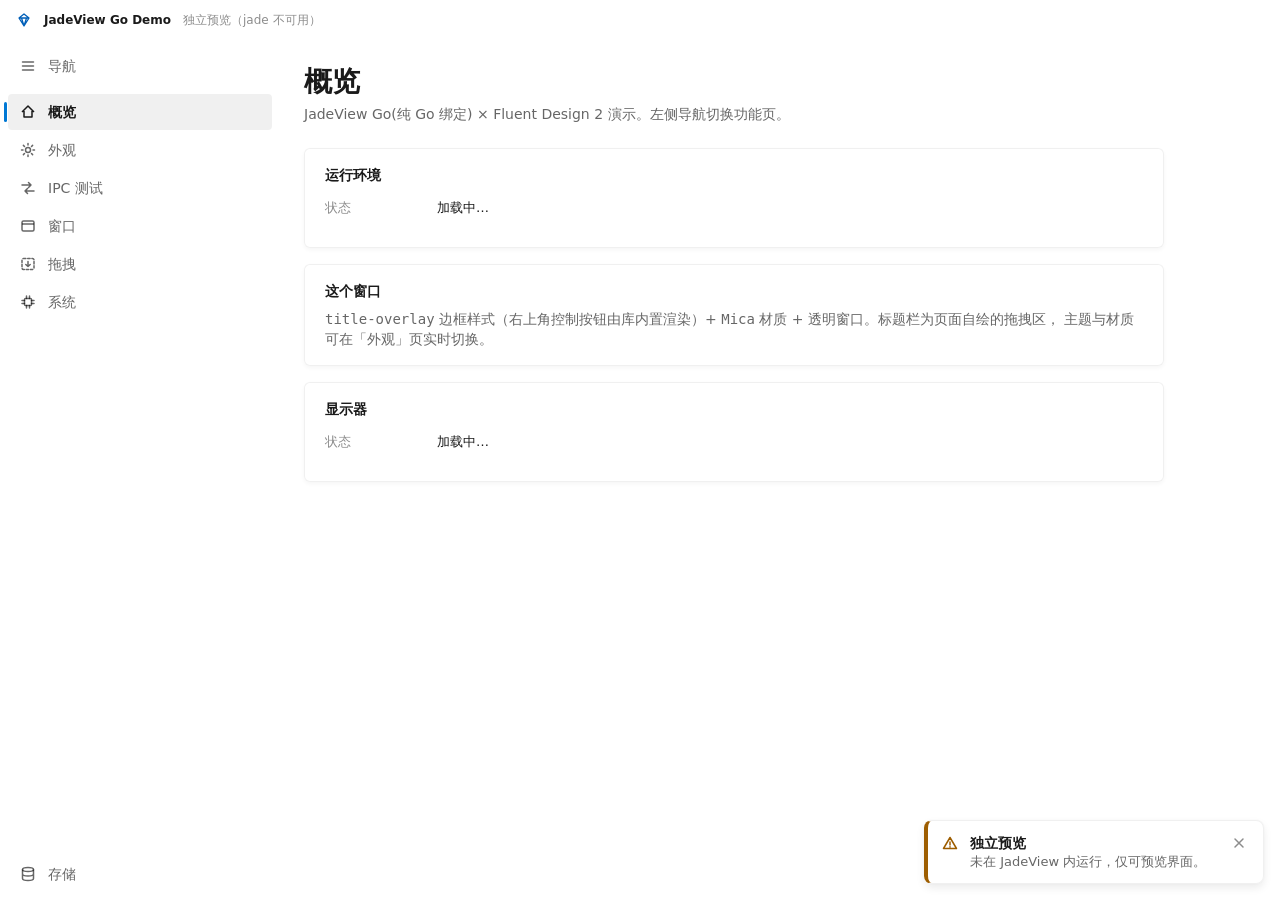
<file: example/site/index.html>
<!DOCTYPE html>
<html lang="zh-CN">
<head>
<meta charset="UTF-8">
<meta name="viewport" content="width=device-width, initial-scale=1.0">
<title>JadeView Go Demo</title>
<link rel="stylesheet" href="fluent.css">
</head>
<body>
<!-- SVG 图标库（Fluent 风格线性图标，16px / 1.5px 描边 / currentColor，§5 禁用 Emoji） -->
<svg width="0" height="0" style="position:absolute" aria-hidden="true">
  <defs>
    <g id="i-logo"><path d="M3 6 L8 2 L13 6 L8 14 Z M3 6 H13 M8 14 L5.5 6 M8 14 L10.5 6"/></g>
    <g id="i-menu"><path d="M2.5 4 H13.5 M2.5 8 H13.5 M2.5 12 H13.5"/></g>
    <g id="i-home"><path d="M2 8 L8 2 L14 8 M4 7 V13 H12 V7"/></g>
    <g id="i-brush"><circle cx="8" cy="8" r="2.5"/><path d="M8 1.5 V3 M8 13 V14.5 M1.5 8 H3 M13 8 H14.5 M3.4 3.4 L4.5 4.5 M11.5 11.5 L12.6 12.6 M12.6 3.4 L11.5 4.5 M4.5 11.5 L3.4 12.6"/></g>
    <g id="i-ipc"><path d="M2 5 H11 M8.5 2.5 L11 5 L8.5 7.5 M14 11 H5 M7.5 8.5 L5 11 L7.5 13.5"/></g>
    <g id="i-window"><rect x="2" y="3" width="12" height="10" rx="1.5"/><path d="M2 6 H14"/></g>
    <g id="i-chip"><rect x="4.5" y="4.5" width="7" height="7" rx="1"/><path d="M6.5 4.5 V2 M9.5 4.5 V2 M6.5 14 V11.5 M9.5 14 V11.5 M4.5 6.5 H2 M4.5 9.5 H2 M14 6.5 H11.5 M14 9.5 H11.5"/></g>
    <g id="i-db"><ellipse cx="8" cy="3.5" rx="5.5" ry="2"/><path d="M2.5 3.5 V12.5 C2.5 13.6 5 14.5 8 14.5 C11 14.5 13.5 13.6 13.5 12.5 V3.5 M2.5 8 C2.5 9.1 5 10 8 10 C11 10 13.5 9.1 13.5 8"/></g>
    <g id="i-drop"><rect x="2" y="2.5" width="12" height="11" rx="1.5" stroke-dasharray="2.4 1.8"/><path d="M8 5.5 V10.5 M5.8 8.5 L8 10.5 L10.2 8.5"/></g>
    <g id="i-min"><path d="M3.5 8 H12.5"/></g>
    <g id="i-max"><rect x="4" y="4" width="8" height="8" rx="1"/></g>
    <g id="i-restore"><rect x="3.5" y="5.5" width="7" height="7" rx="1"/><path d="M5.5 5.5 V5 A1.5 1.5 0 0 1 7 3.5 H11 A1.5 1.5 0 0 1 12.5 5 V9 A1.5 1.5 0 0 1 11 10.5 H10.5"/></g>
    <g id="i-close"><path d="M4 4 L12 12 M12 4 L4 12"/></g>
    <g id="i-info"><circle cx="8" cy="8" r="6.25"/><path d="M8 7.5 V11 M8 5.2 V5.4"/></g>
    <g id="i-check"><circle cx="8" cy="8" r="6.25"/><path d="M5 8.2 L7.2 10.4 L11 6"/></g>
    <g id="i-warn"><path d="M8 2.5 L14.5 13.5 H1.5 Z M8 7 V10 M8 11.8 V12"/></g>
    <g id="i-error"><circle cx="8" cy="8" r="6.25"/><path d="M5.6 5.6 L10.4 10.4 M10.4 5.6 L5.6 10.4"/></g>
  </defs>
</svg>

<div id="app">
  <!-- 标题栏：内容自绘，右上角 146px 留给库内置的 最小化/最大化/关闭。
       拖动用 v2.3 的 jade-region-drag（运行时自动注入，替代 -webkit-app-region:drag）：
       单击拖动/贴边/双击最大化同旧方式，但右键不弹系统标题栏菜单 -->
  <header class="title-bar" jade-region-drag>
    <svg class="icon logo" viewBox="0 0 16 16" fill="none" stroke="currentColor" stroke-width="1.3" stroke-linejoin="round"><use href="#i-logo"/></svg>
    <span class="app-name">JadeView Go Demo</span>
    <span class="app-sub" id="titleSub">Fluent Design · 纯 Go 绑定</span>
    <!-- 自绘窗口控制按钮：仅非 Windows 显示（no-titlebar 无库内置按钮），随主题换色 -->
    <div class="caption" jade-region-no-drag>
      <button class="cap-btn" id="capMin" title="最小化" aria-label="最小化">
        <svg class="icon" viewBox="0 0 16 16" fill="none" stroke="currentColor" stroke-width="1.3" stroke-linecap="round"><use href="#i-min"/></svg>
      </button>
      <button class="cap-btn" id="capMax" title="最大化/还原" aria-label="最大化或还原">
        <svg class="icon" viewBox="0 0 16 16" fill="none" stroke="currentColor" stroke-width="1.3" stroke-linejoin="round"><use href="#i-max"/></svg>
      </button>
      <button class="cap-btn cap-close" id="capClose" title="关闭" aria-label="关闭">
        <svg class="icon" viewBox="0 0 16 16" fill="none" stroke="currentColor" stroke-width="1.3" stroke-linecap="round"><use href="#i-close"/></svg>
      </button>
    </div>
  </header>

  <div class="main">
    <!-- NavigationView -->
    <nav class="nav" id="nav" role="tablist" aria-orientation="vertical">
      <div class="nav-indicator" id="navInd"></div>
      <button class="nav-item nav-hamburger" id="hamburger" title="展开/收缩导航" aria-label="展开或收缩导航">
        <svg class="icon" viewBox="0 0 16 16" fill="none" stroke="currentColor" stroke-width="1.5" stroke-linecap="round"><use href="#i-menu"/></svg>
        <span class="label">导航</span>
      </button>
      <button class="nav-item active" data-page="overview" role="tab" aria-selected="true" title="概览">
        <svg class="icon" viewBox="0 0 16 16" fill="none" stroke="currentColor" stroke-width="1.5" stroke-linejoin="round"><use href="#i-home"/></svg>
        <span class="label">概览</span>
      </button>
      <button class="nav-item" data-page="appearance" role="tab" aria-selected="false" title="外观">
        <svg class="icon" viewBox="0 0 16 16" fill="none" stroke="currentColor" stroke-width="1.5" stroke-linecap="round"><use href="#i-brush"/></svg>
        <span class="label">外观</span>
      </button>
      <button class="nav-item" data-page="ipc" role="tab" aria-selected="false" title="IPC 测试">
        <svg class="icon" viewBox="0 0 16 16" fill="none" stroke="currentColor" stroke-width="1.5" stroke-linecap="round" stroke-linejoin="round"><use href="#i-ipc"/></svg>
        <span class="label">IPC 测试</span>
      </button>
      <button class="nav-item" data-page="window" role="tab" aria-selected="false" title="窗口">
        <svg class="icon" viewBox="0 0 16 16" fill="none" stroke="currentColor" stroke-width="1.5"><use href="#i-window"/></svg>
        <span class="label">窗口</span>
      </button>
      <button class="nav-item" data-page="dragdrop" role="tab" aria-selected="false" title="拖拽">
        <svg class="icon" viewBox="0 0 16 16" fill="none" stroke="currentColor" stroke-width="1.5" stroke-linecap="round" stroke-linejoin="round"><use href="#i-drop"/></svg>
        <span class="label">拖拽</span>
      </button>
      <button class="nav-item" data-page="system" role="tab" aria-selected="false" title="系统">
        <svg class="icon" viewBox="0 0 16 16" fill="none" stroke="currentColor" stroke-width="1.5" stroke-linecap="round"><use href="#i-chip"/></svg>
        <span class="label">系统</span>
      </button>
      <div class="nav-spacer"></div>
      <button class="nav-item" data-page="storage" role="tab" aria-selected="false" title="存储">
        <svg class="icon" viewBox="0 0 16 16" fill="none" stroke="currentColor" stroke-width="1.5"><use href="#i-db"/></svg>
        <span class="label">存储</span>
      </button>
    </nav>

    <!-- 内容区 -->
    <main class="content" id="content">

      <!-- 概览 -->
      <section class="page active stagger" id="page-overview">
        <h1>概览</h1>
        <p class="lead">JadeView Go(纯 Go 绑定) × Fluent Design 2 演示。左侧导航切换功能页。</p>
        <div class="card">
          <p class="card-title">运行环境</p>
          <dl class="kv" id="sysinfoKv"><dt>状态</dt><dd>加载中…</dd></dl>
        </div>
        <div class="card">
          <p class="card-title">这个窗口</p>
          <!-- 非 Windows 11 平台由 app.js applyPlatform 改写为对应描述 -->
          <p id="winDesc" style="margin:0;color:var(--text-2)">
            <code>title-overlay</code> 边框样式（右上角控制按钮由库内置渲染）+
            <code>Mica</code> 材质 + 透明窗口。标题栏为页面自绘的拖拽区，
            主题与材质可在「外观」页实时切换。
          </p>
        </div>
        <div class="card">
          <p class="card-title">显示器</p>
          <dl class="kv" id="displayKv"><dt>状态</dt><dd>加载中…</dd></dl>
        </div>
      </section>

      <!-- 外观 -->
      <section class="page" id="page-appearance">
        <h1>外观</h1>
        <p class="lead">颜色模式、窗口材质与缩放，全部实时生效。</p>

        <div class="card">
          <p class="card-title">颜色模式</p>
          <div class="seg" id="segTheme" role="tablist" aria-label="颜色模式">
            <div class="seg-ind"></div>
            <button role="tab" data-v="light">浅色</button>
            <button role="tab" data-v="dark">深色</button>
            <button role="tab" data-v="system" aria-selected="true">跟随系统</button>
          </div>
          <p class="hint">调用 set_window_theme 切换窗口主题；标题栏控制按钮图标色经 set_titlebar_overlay_style 同步。</p>
        </div>

        <div class="card">
          <p class="card-title">窗口材质（Backdrop）</p>
          <div class="mat-grid" id="matList" role="radiogroup" aria-label="窗口材质">
            <button class="mat" data-v="mica" aria-pressed="true">
              <span class="swatch sw-mica" aria-hidden="true"></span>
              <span class="mat-text"><b>Mica</b><span>云母：从壁纸取色，窗口主背景（推荐）</span></span>
              <span class="radio" aria-hidden="true"></span>
            </button>
            <button class="mat" data-v="micaAlt" aria-pressed="false">
              <span class="swatch sw-micaAlt" aria-hidden="true"></span>
              <span class="mat-text"><b>Mica Alt</b><span>云母变体：色调更深，适合侧边栏/分区</span></span>
              <span class="radio" aria-hidden="true"></span>
            </button>
            <button class="mat" data-v="acrylic" aria-pressed="false">
              <span class="swatch sw-acrylic" aria-hidden="true"></span>
              <span class="mat-text"><b>Acrylic</b><span>亚克力：实时高斯模糊，通透感最强</span></span>
              <span class="radio" aria-hidden="true"></span>
            </button>
            <button class="mat" data-v="none" aria-pressed="false">
              <span class="swatch sw-none" aria-hidden="true"></span>
              <span class="mat-text"><b>纯色</b><span>实色底：最低开销，随明暗主题换色</span></span>
              <span class="radio" aria-hidden="true"></span>
            </button>
          </div>
          <p class="hint">材质走 set_window_backdrop（Windows 11 DWM）；纯色走 set_window_background_color。</p>
        </div>

        <div class="card">
          <p class="card-title">页面缩放</p>
          <div class="seg" id="segZoom" role="tablist" aria-label="页面缩放">
            <div class="seg-ind"></div>
            <button role="tab" data-v="0.8">80%</button>
            <button role="tab" data-v="1" aria-selected="true">100%</button>
            <button role="tab" data-v="1.25">125%</button>
            <button role="tab" data-v="1.5">150%</button>
          </div>
          <p class="hint">调用 set_webview_zoom（不硬改字号）。</p>
        </div>
      </section>

      <!-- IPC 测试 -->
      <section class="page" id="page-ipc">
        <h1>IPC 测试</h1>
        <p class="lead">前端 jade.invoke ⇄ Go RegisterIPCHandler 双向通信测试台。</p>

        <div class="ipc-grid">
          <div class="ipc-left">
            <div class="card">
              <p class="card-title">前端 → 宿主（invoke）</p>
              <div class="field">
                <label for="ipcChannel">通道</label>
                <input class="input" id="ipcChannel" value="ipc-echo" list="chList" spellcheck="false">
                <datalist id="chList">
                  <option value="ipc-echo"></option><option value="sysinfo"></option>
                  <option value="displays"></option><option value="ntp"></option>
                  <option value="bounds"></option><option value="hwnd"></option>
                  <option value="yaml-all"></option><option value="clip-read"></option>
                </datalist>
              </div>
              <div class="field">
                <label for="ipcPayload">payload（JSON）</label>
                <textarea class="input" id="ipcPayload" spellcheck="false">{"msg":"你好 JadeView","n":42}</textarea>
              </div>
              <div class="row">
                <button class="btn accent" id="btnInvoke">发送</button>
                <span class="lat">往返耗时 <b id="lastLat">—</b></span>
              </div>
              <p class="hint">payload 原样送达 Go 处理器；通道可下拉选常用项或手输任意通道名。</p>
            </div>

            <div class="card">
              <p class="card-title">宿主 → 前端（推送）</p>
              <div class="field">
                <label>消息推送（send_ipc_message → jade.on）</label>
                <div class="row"><button class="btn" data-inv="ipc-push">连发 3 条推送（间隔 400ms）</button></div>
              </div>
              <div class="field" style="margin-bottom:0">
                <label>Toast 契约（§12：error 不自动消失）</label>
                <div class="row">
                  <button class="btn" data-toast="info">info</button>
                  <button class="btn" data-toast="success">success</button>
                  <button class="btn" data-toast="warning">warning</button>
                  <button class="btn" data-toast="error">error</button>
                </div>
              </div>
            </div>
          </div>

          <div class="card ipc-logcard">
            <div class="log-head">
              <p class="card-title" style="margin:0">通信日志</p>
              <button class="btn" id="btnClearLog" style="height:26px;padding:0 10px;font-size:12px">清空</button>
            </div>
            <!-- log-fill 占位定高，.log 绝对定位填充：内容再多也只在内部滚动，不撑高卡片 -->
            <div class="log-fill">
              <div class="log" id="ipcLog" role="log" aria-live="polite"></div>
            </div>
          </div>
        </div>
      </section>

      <!-- 窗口 -->
      <section class="page" id="page-window">
        <h1>窗口</h1>
        <p class="lead">窗口状态控制与查询（结果经 Toast 反馈）。</p>

        <div class="card">
          <p class="card-title">状态</p>
          <div class="switch-row" style="margin-bottom:var(--sp-m)">
            <label class="switch">
              <input type="checkbox" id="swTop" aria-label="窗口置顶">
              <span class="track"></span><span class="knob"></span>
            </label>
            <span>窗口置顶</span>
          </div>
          <div class="row">
            <button class="btn" data-inv="minimize">最小化</button>
            <button class="btn" data-inv="fullscreen">全屏切换</button>
            <button class="btn" data-inv="flash">任务栏闪烁</button>
            <button class="btn" data-inv="devtools">开/关 DevTools</button>
          </div>
        </div>

        <div class="card">
          <p class="card-title">查询</p>
          <div class="row">
            <button class="btn" data-inv="bounds">窗口边界</button>
            <button class="btn" data-inv="hwnd">句柄 ⇄ 窗口ID</button>
          </div>
        </div>
      </section>

      <!-- 拖拽 -->
      <section class="page" id="page-dragdrop">
        <h1>拖拽</h1>
        <p class="lead">窗口拖动区（jade-region-drag，v2.3）与文件拖放（drag-drop 事件，v2.2）。</p>

        <div class="card">
          <p class="card-title">窗口拖动区（jade-region-drag）</p>
          <div class="drag-demo" jade-region-drag>
            <svg class="icon" viewBox="0 0 16 16" fill="none" stroke="currentColor" stroke-width="1.5" stroke-linecap="round"><use href="#i-window"/></svg>
            <span class="drag-demo-text">按住这里拖动窗口 · 双击最大化/还原 · 右键只是普通页面右键</span>
            <button class="btn" id="btnNoDrag" jade-region-no-drag>no-drag 挖洞按钮</button>
          </div>
          <p class="hint">
            HTML 布尔属性即生效（运行时自动注入，无需 JS）：<code>jade-region-drag</code> 标记容器及后代可拖动，
            <code>jade-region-no-drag</code> 在其中挖洞保持可点击。与旧 CSS <code>-webkit-app-region: drag</code>
            的区别：右键不弹系统标题栏菜单。顶部标题栏也已换用此方式。
          </p>
        </div>

        <div class="card">
          <div class="log-head" style="margin-bottom:var(--sp-m)">
            <p class="card-title" style="margin:0">文件拖放（drag-drop 事件）</p>
            <div class="switch-row">
              <label class="switch">
                <input type="checkbox" id="swReject" aria-label="拒绝拖入">
                <span class="track"></span><span class="knob"></span>
              </label>
              <span>拒绝拖入（enter 同步拦截）</span>
            </div>
          </div>
          <div class="dropzone" id="dropzone">
            <svg class="icon dz-icon" viewBox="0 0 16 16" fill="none" stroke="currentColor" stroke-width="1.5" stroke-linecap="round" stroke-linejoin="round"><use href="#i-drop"/></svg>
            <p class="dz-title">把文件拖进这个窗口</p>
            <p class="dz-sub" id="dzStatus">宿主注册 drag-drop 后接管拖拽，enter / over / drop / leave 全程经 IPC 转发回页面</p>
          </div>
          <ul class="drop-files" id="dropFiles"></ul>
          <div class="log" id="dragLog" style="height:140px;margin-top:var(--sp-m)"></div>
          <p class="hint">
            开启「拒绝拖入」后，Go 回调在 <code>enter</code> 里同步返回非空值（v2.3 拦截），
            光标变禁止样式且不会再有 <code>drop</code>；<code>drop</code> 由宿主消费并把 paths 推回页面。
          </p>
        </div>
      </section>

      <!-- 系统 -->
      <section class="page" id="page-system">
        <h1>系统</h1>
        <p class="lead">系统对话框、通知、剪贴板与 NTP 网络时间。</p>

        <div class="card">
          <p class="card-title">对话框 / 通知（异步回调桥）</p>
          <div class="row">
            <button class="btn" data-inv="open-file">打开文件</button>
            <button class="btn" data-inv="save-file">保存文件</button>
            <button class="btn" data-inv="msgbox">消息框</button>
            <button class="btn" data-inv="notify">系统通知</button>
          </div>
          <p class="hint">对话框结果由 Go 异步回调经 dialog-result 推回，见「IPC 测试」页日志或 Toast。</p>
        </div>

        <div class="card">
          <p class="card-title">剪贴板 / 时间</p>
          <div class="row">
            <button class="btn" data-inv="clip-write">写入剪贴板</button>
            <button class="btn" data-inv="clip-read">读取剪贴板</button>
            <button class="btn" data-inv="ntp">NTP 网络时间</button>
          </div>
        </div>
      </section>

      <!-- 存储 -->
      <section class="page" id="page-storage">
        <h1>存储</h1>
        <p class="lead">YAML 持久化（存于 data_directory，防路径穿越、原子写入）。</p>

        <div class="card">
          <p class="card-title">demo.yaml</p>
          <div class="row">
            <button class="btn accent" data-inv="yaml-set">写入示例数据</button>
            <button class="btn" data-inv="yaml-get">读取 app.name</button>
            <button class="btn" data-inv="yaml-all">读取全部</button>
          </div>
          <div class="log" id="yamlOut" style="height:120px;margin-top:var(--sp-m)"></div>
        </div>
      </section>

    </main>
  </div>
</div>

<!-- Toast 容器（右下角堆叠，error 用 assertive） -->
<div id="toasts" role="status" aria-live="polite"></div>

<script src="app.js"></script>
</body>
</html>
</file>
<file: example/site/fluent.css>
/* ============ Fluent 2 Tokens（DESIGN.md §3/§6/§10/§11） ============ */
:root {
  /* Light 语义色 */
  --bg-solid: #F3F3F3;
  --text-1: #1A1A1A;
  --text-2: rgba(0,0,0,0.6);
  --text-3: rgba(0,0,0,0.45);
  --text-disabled: rgba(0,0,0,0.36);
  --fill-subtle: rgba(0,0,0,0.04);
  --fill-secondary: rgba(0,0,0,0.06);
  --card: rgba(255,255,255,0.7);
  --layer: rgba(255,255,255,0.5);
  --stroke: rgba(0,0,0,0.06);
  --divider: rgba(0,0,0,0.08);
  --accent: #0078D4;
  --accent-text: #005FB8;      /* 正文链接/小字强调（对比度 ≥4.5:1） */
  --accent-hover: #429CE3;
  --accent-pressed: #005A9E;
  --on-accent: #FFFFFF;
  --success: #0F7B0F;
  --caution: #9D5D00;
  --critical: #C42B1C;
  --acrylic: rgba(255,255,255,0.7);
  --mica-fallback: rgba(243,243,243,0.9);
  /* 间距（4px 网格） */
  --sp-xs: 4px; --sp-s: 8px; --sp-m: 12px; --sp-l: 16px; --sp-xl: 24px; --sp-xxl: 32px;
  /* 阴影（Elevation） */
  --shadow-2: 0 2px 4px rgba(0,0,0,0.04);
  --shadow-8: 0 4px 8px rgba(0,0,0,0.08), 0 0 2px rgba(0,0,0,0.06);
  --shadow-16: 0 8px 16px rgba(0,0,0,0.12), 0 0 2px rgba(0,0,0,0.06);
  /* 缓动（Fluent 2） */
  --fluent-decelerate: cubic-bezier(0.1, 0.9, 0.2, 1);
  --fluent-accelerate: cubic-bezier(0.9, 0.1, 1, 0.2);
  --fluent-standard:   cubic-bezier(0.8, 0, 0.2, 1);
  --fluent-point:      cubic-bezier(0.55, 0.55, 0, 1);
}
:root[data-theme="dark"] {
  --bg-solid: #202020;
  --text-1: #FFFFFF;
  --text-2: rgba(255,255,255,0.79);
  --text-3: rgba(255,255,255,0.54);
  --text-disabled: rgba(255,255,255,0.36);
  --fill-subtle: rgba(255,255,255,0.06);
  --fill-secondary: rgba(255,255,255,0.08);
  --card: rgba(255,255,255,0.05);
  --layer: rgba(58,58,58,0.3);
  --stroke: rgba(255,255,255,0.07);
  --divider: rgba(255,255,255,0.08);
  --accent: #4CC2FF;
  --accent-text: #4CC2FF;
  --accent-hover: #62CDFF;
  --accent-pressed: #0093F9;
  --on-accent: #1A1A1A;
  --success: #6CCB5F;
  --caution: #FCE100;
  --critical: #FF99A4;
  --acrylic: rgba(32,32,32,0.65);
  --mica-fallback: rgba(32,32,32,0.9);
}

/* ============ 基础 ============ */
* { box-sizing: border-box; }
html, body { height: 100%; margin: 0; overflow: hidden; }
body {
  font-family: 'Segoe UI Variable', 'Segoe UI', system-ui, sans-serif;
  font-size: 14px; line-height: 20px;
  color: var(--text-1);
  background: transparent;                 /* 透出 Mica 材质 */
  user-select: none;
}
:root[data-backdrop="none"] body { background: var(--bg-solid); }

/* 键盘焦点框（仅 :focus-visible，鼠标点击不显示） */
:focus-visible { outline: 2px solid var(--text-1); outline-offset: 2px; border-radius: 4px; }
:focus:not(:focus-visible) { outline: none; }

/* Win11 细滚动条 */
::-webkit-scrollbar { width: 6px; height: 6px; }
::-webkit-scrollbar-thumb { background: var(--text-3); border-radius: 3px; }
::-webkit-scrollbar-track { background: transparent; }

/* 减弱动效（无障碍） */
@media (prefers-reduced-motion: reduce) {
  *, *::before, *::after {
    animation-duration: 0.01ms !important;
    animation-iteration-count: 1 !important;
    transition-duration: 0.01ms !important;
  }
}

.icon { width: 16px; height: 16px; flex: 0 0 auto; color: currentColor; }

/* ============ 布局骨架 ============ */
#app { display: grid; grid-template-rows: 40px 1fr; height: 100%; }

/* --- 标题栏（title-overlay：右上角 146px 留给库内置控制按钮） ---
   拖动区改由 HTML 属性 jade-region-drag 声明（见 index.html），
   不再用 -webkit-app-region:drag——右键因此不会弹出系统标题栏菜单 */
.title-bar {
  display: flex; align-items: center; gap: var(--sp-m);
  padding: 0 146px 0 var(--sp-l);
}
.title-bar .logo { color: var(--accent-text); }
.title-bar .app-name { font-size: 12px; font-weight: 600; }
.title-bar .app-sub  { font-size: 12px; color: var(--text-3); }
html[data-inactive] .title-bar .app-name { color: var(--text-2); }   /* 非激活态变暗 */
html[data-inactive] .title-bar .logo { filter: saturate(0.6); opacity: .7; }

/* 非 Windows：title-overlay 同样可用（Linux 真机已验证），自绘标题栏两端统一显示。
   jade-region-drag 上游标注为 Windows 特性，Linux 标题栏退回 CSS 拖动区兜底
   （两套方式可共存互不影响，Windows 上仍以 HTML 属性为准） */
html[data-os]:not([data-os="windows"]) .title-bar { app-region: drag; -webkit-app-region: drag; }

/* --- 自绘窗口控制按钮（仅非 Windows 显示） ---
   Linux 用 no-titlebar 边框：库不渲染内置按钮（title-overlay 的覆盖层样式
   上游暂不支持运行时定制，深色下固定深灰图标不可见），改由页面自绘，
   颜色走 CSS 变量随主题自动切换；点击经 IPC 调 minimize/maximize/close */
.title-bar .caption { display: none; margin-left: auto; align-self: stretch; }
html[data-os]:not([data-os="windows"]) .title-bar { padding-right: 0; }
html[data-os]:not([data-os="windows"]) .title-bar .caption {
  display: flex; app-region: no-drag; -webkit-app-region: no-drag;
}
.cap-btn {
  width: 46px; height: 100%; padding: 0; border: none; border-radius: 0;
  background: transparent; color: var(--text-2); cursor: default;
  display: flex; align-items: center; justify-content: center;
  transition: background 100ms var(--fluent-standard), color 100ms var(--fluent-standard);
}
.cap-btn:hover { background: var(--fill-secondary); color: var(--text-1); }
.cap-btn:active { opacity: .7; }
.cap-btn.cap-close:hover { background: #E81123; color: #FFFFFF; }
.cap-btn.cap-close:active { background: #C42B1C; color: #FFFFFF; opacity: 1; }

/* --- Linux：透明窗口 + 自绘圆角与阴影 ---
   no-titlebar/透明窗口无系统装饰，页面在四周留透明边距给阴影，
   #app 作为圆角壳承载实际界面；最大化时（data-maximized）贴边、去圆角阴影 */
:root[data-os="linux"] body { background: transparent; }
html[data-os="linux"] #app {
  margin: 14px; height: calc(100% - 28px);
  border-radius: 12px; overflow: hidden;
  /* 顶部微弱提亮渐变叠在纯色底上，模拟受光面 */
  background:
    linear-gradient(180deg, rgba(255,255,255,0.015), transparent 140px),
    var(--bg-solid);
  border: 1px solid var(--stroke);
  /* 微光描边（深色下勾出轮廓）+ 两层近身低浓度阴影，渐隐收在边距内不被硬切 */
  box-shadow:
    0 0 0 1px rgba(255,255,255,0.02),
    0 2px 4px rgba(0,0,0,0.10),
    0 4px 10px rgba(0,0,0,0.16);
  transition: background 320ms ease, border-color 320ms ease, box-shadow 320ms ease;
}
html[data-os="linux"][data-inactive] #app {   /* 失焦时阴影收敛（Fluent 惯例） */
  box-shadow:
    0 0 0 1px rgba(255,255,255,0.02),
    0 1px 2px rgba(0,0,0,0.08),
    0 2px 6px rgba(0,0,0,0.10);
}
html[data-os="linux"][data-maximized] #app {
  margin: 0; height: 100%;
  border-radius: 0; border: none; box-shadow: none;
}
html[data-os="linux"] #toasts { right: 26px; bottom: 26px; } /* 阴影边距内缩 */

.main { display: grid; grid-template-columns: auto 1fr; min-height: 0; }

/* --- NavigationView（§9 / §11.7） --- */
.nav {
  position: relative; width: 280px; padding: var(--sp-s);
  display: flex; flex-direction: column; gap: 2px;
  transition: width 250ms var(--fluent-standard);
}
.nav[data-collapsed] { width: 48px; padding: var(--sp-s) 4px; }
.nav-indicator {
  position: absolute; top: 0; left: 4px; width: 3px; border-radius: 2px;
  background: var(--accent);
  transition: transform 250ms var(--fluent-point), height 250ms var(--fluent-point);
}
.nav-item {
  display: flex; align-items: center; gap: var(--sp-m);
  height: 36px; padding: 0 var(--sp-m); border: none; border-radius: 4px;
  background: transparent; color: var(--text-2); font: inherit;
  cursor: pointer; white-space: nowrap; overflow: hidden;
  transition: background 83ms var(--fluent-decelerate);
}
.nav-item:hover  { background: var(--fill-subtle); color: var(--text-1); }
.nav-item:active { background: var(--fill-secondary); }
.nav-item.active { background: var(--fill-secondary); color: var(--text-1); font-weight: 600; }
.nav-item .label { opacity: 1; transition: opacity 150ms var(--fluent-decelerate); }
.nav[data-collapsed] .label { opacity: 0; pointer-events: none; }
.nav-hamburger { margin-bottom: var(--sp-s); }
.nav-spacer { flex: 1; }

/* --- 内容区 --- */
.content { min-width: 0; overflow-y: auto; padding: var(--sp-xl) var(--sp-xl) var(--sp-xxl); }
.page { display: none; max-width: 860px; }
.page.active { display: block; animation: page-entrance 250ms var(--fluent-decelerate); }
@keyframes page-entrance { from { opacity: 0; transform: translateY(28px); } to { opacity: 1; transform: none; } }

.page h1 { font-size: 28px; line-height: 36px; font-weight: 600; margin: 0 0 var(--sp-xs); }
.page .lead { color: var(--text-2); margin: 0 0 var(--sp-xl); }
h2.sec { font-size: 20px; line-height: 28px; font-weight: 600; margin: var(--sp-xl) 0 var(--sp-m); }

/* --- Card / Layer（图层系统 §3） --- */
.card {
  background: var(--card); border: 1px solid var(--stroke); border-radius: 6px;
  box-shadow: var(--shadow-2); padding: var(--sp-l) 20px; margin-bottom: var(--sp-l);
}
.card .card-title { font-weight: 600; margin: 0 0 var(--sp-s); }
.card .hint { font-size: 12px; line-height: 16px; color: var(--text-3); margin-top: var(--sp-s); }
.stagger .card { animation: item-in 200ms var(--fluent-decelerate) both; }
.stagger .card:nth-child(1) { animation-delay: 0ms; }
.stagger .card:nth-child(2) { animation-delay: 40ms; }
.stagger .card:nth-child(3) { animation-delay: 80ms; }
.stagger .card:nth-child(4) { animation-delay: 120ms; }
@keyframes item-in { from { opacity: 0; transform: translateY(12px); } to { opacity: 1; transform: none; } }

.row  { display: flex; flex-wrap: wrap; gap: var(--sp-s); align-items: center; }
.kv   { display: grid; grid-template-columns: 96px 1fr; gap: var(--sp-xs) var(--sp-l); font-size: 13px; }
.kv dt { color: var(--text-3); } .kv dd { margin: 0; user-select: text; }

/* --- Button（32px / 4px 圆角 / 底边加深 / 四态） --- */
.btn {
  display: inline-flex; align-items: center; gap: var(--sp-s);
  height: 32px; padding: 0 var(--sp-m); border-radius: 4px;
  border: 1px solid var(--stroke); border-bottom-color: rgba(0,0,0,0.16);
  background: var(--card); color: var(--text-1); font: inherit; cursor: pointer;
  transition: background 83ms var(--fluent-decelerate);
}
/* 深色下暗色底边会隐形：翻转为浅色高光边（WinUI 深色主题的立体边做法） */
:root[data-theme="dark"] .btn {
  border-color: rgba(255,255,255,0.07);
  border-bottom-color: rgba(255,255,255,0.16);
}
.btn:hover  { background: var(--fill-subtle); }
.btn:active { background: var(--fill-secondary); }
.btn:active > * { opacity: .8; }             /* 独立按钮：按下内容轻微降透明 */
.btn:disabled { color: var(--text-disabled); cursor: not-allowed; box-shadow: none; }
.btn.accent {
  background: var(--accent); border-color: transparent; color: var(--on-accent); font-weight: 600;
}
.btn.accent:hover  { background: var(--accent-hover); }
.btn.accent:active { background: var(--accent-pressed); }

/* --- TextBox --- */
.input, textarea.input {
  height: 32px; padding: 0 var(--sp-s); border-radius: 4px;
  border: 1px solid var(--stroke); border-bottom: 1px solid var(--text-3);
  background: var(--card); color: var(--text-1); font: inherit;
  user-select: text;
}
textarea.input { height: auto; min-height: 64px; padding: 6px var(--sp-s); resize: vertical; font-family: Consolas, ui-monospace, monospace; font-size: 13px; }
.input:focus { border-bottom: 2px solid var(--accent); outline: none; }

/* --- 分段控件 SelectorBar（§6.8 B：共享药丸滑动） --- */
.seg {
  position: relative; display: inline-flex; gap: 2px;
  padding: 3px; border-radius: 6px;
  background: var(--fill-secondary); border: 1px solid var(--stroke);
}
.seg-ind {
  position: absolute; top: 3px; left: 0; height: calc(100% - 6px); border-radius: 4px;
  background: var(--card); border: 1px solid var(--stroke); box-shadow: var(--shadow-2);
  transition: transform 250ms var(--fluent-point), width 250ms var(--fluent-point);
}
.seg button {
  position: relative; z-index: 1; height: 26px; padding: 0 var(--sp-m);
  border: none; border-radius: 4px; background: transparent;
  color: var(--text-2); font: inherit; cursor: pointer;
}
.seg button:hover { color: var(--text-1); }
.seg button[aria-selected="true"] { color: var(--text-1); font-weight: 600; }

/* --- ToggleSwitch（20×40） --- */
.switch { position: relative; width: 40px; height: 20px; flex: 0 0 auto; cursor: pointer; }
.switch input { position: absolute; opacity: 0; inset: 0; margin: 0; cursor: pointer; }
.switch .track {
  position: absolute; inset: 0; border-radius: 10px;
  border: 1px solid var(--text-3); background: transparent;
  transition: background 150ms var(--fluent-standard), border-color 150ms var(--fluent-standard);
}
.switch .knob {
  position: absolute; top: 4px; left: 4px; width: 12px; height: 12px; border-radius: 50%;
  background: var(--text-3); transition: transform 150ms var(--fluent-decelerate), background 150ms;
}
.switch input:checked + .track { background: var(--accent); border-color: var(--accent); }
.switch input:checked ~ .knob  { transform: translateX(20px); background: var(--on-accent); }
.switch-row { display: flex; align-items: center; gap: var(--sp-m); }

/* --- 材质选择（单选卡片：色板预览 + 名称说明 + 单选圆点） --- */
.mat-grid { display: grid; grid-template-columns: repeat(auto-fit, minmax(280px, 1fr)); gap: var(--sp-s); }
.mat {
  display: flex; align-items: center; gap: var(--sp-m);
  padding: var(--sp-m); border-radius: 4px; text-align: left;
  border: 1px solid var(--stroke); background: var(--card); color: var(--text-1);
  font: inherit; cursor: pointer; transition: background 83ms var(--fluent-decelerate);
}
.mat:hover { background: var(--fill-subtle); }
.mat:active { background: var(--fill-secondary); }
.mat[aria-pressed="true"] { border-color: var(--accent); background: var(--fill-secondary); }
.mat:disabled { opacity: .45; pointer-events: none; }   /* 平台不支持的材质（非 Win11） */
.mat .swatch {
  width: 48px; height: 32px; border-radius: 4px; flex: 0 0 auto;
  border: 1px solid var(--divider);
}
.sw-mica    { background: linear-gradient(135deg, #9DB3CC, #6E8CB0); }
.sw-micaAlt { background: linear-gradient(135deg, #6E809A, #47586E); }
.sw-acrylic { background: linear-gradient(120deg, rgba(150,185,225,0.95) 20%, rgba(215,170,205,0.8) 60%, rgba(160,215,200,0.85)); }
.sw-none    { background: var(--bg-solid); }
.mat .mat-text { flex: 1; min-width: 0; }
.mat b { display: block; margin-bottom: 1px; }
.mat span { font-size: 12px; line-height: 16px; color: var(--text-3); }
.mat .radio {
  width: 18px; height: 18px; border-radius: 50%; flex: 0 0 auto;
  border: 1px solid var(--text-3); background: transparent;
  transition: border 150ms var(--fluent-standard);
}
.mat[aria-pressed="true"] .radio { border: 5px solid var(--accent); }  /* WinUI 单选点 */

/* --- IPC 测试台布局：宽屏左右分栏，日志通高 --- */
.ipc-grid { display: grid; grid-template-columns: 1fr; gap: var(--sp-l); align-items: stretch; }
@media (min-width: 900px) { .ipc-grid { grid-template-columns: minmax(0, 11fr) minmax(0, 9fr); } }
.ipc-grid .card { margin-bottom: 0; }
.ipc-left { display: flex; flex-direction: column; gap: var(--sp-l); min-width: 0; }
.ipc-logcard { display: flex; flex-direction: column; min-width: 0; }
/* 日志高度与内容解耦：log-fill 只负责占满剩余空间（下限 280px），
   .log 绝对定位填充其内——内容不参与布局计算，只能在内部滚动 */
.ipc-logcard .log-fill { position: relative; flex: 1; min-height: 280px; margin-top: var(--sp-s); }
.ipc-logcard .log-fill .log { position: absolute; inset: 0; height: auto; }
.log-head { display: flex; align-items: center; justify-content: space-between; }
.field { display: flex; flex-direction: column; gap: var(--sp-xs); margin-bottom: var(--sp-m); }
.field > label { font-size: 12px; color: var(--text-3); }
.lat { font-size: 12px; color: var(--text-3); }
.lat b { color: var(--accent-text); font-weight: 600; font-variant-numeric: tabular-nums; }

/* --- 日志（IPC 页） --- */
.log {
  background: var(--layer); border: 1px solid var(--stroke); border-radius: 4px;
  padding: var(--sp-m); height: 180px; overflow-y: auto;
  font-family: Consolas, ui-monospace, monospace; font-size: 12px; line-height: 18px;
  white-space: pre-wrap; word-break: break-all; color: var(--text-2); user-select: text;
}
.log .t { color: var(--text-3); }
.log .ok { color: var(--accent-text); }

/* --- 拖拽页 --- */
/* 窗口拖动区演示块：整块可拖（jade-region-drag），内嵌 no-drag 按钮演示挖洞 */
.drag-demo {
  display: flex; align-items: center; gap: var(--sp-m);
  padding: var(--sp-l); border-radius: 4px;
  background: var(--fill-subtle); border: 1px solid var(--stroke);
  color: var(--text-2); cursor: grab;
}
.drag-demo:active { cursor: grabbing; }
.drag-demo .drag-demo-text { flex: 1; }
/* Linux 上 jade-region-drag 为 Windows 特性，退回 CSS 拖动区（系统标题栏仍在，仅作演示） */
html[data-os]:not([data-os="windows"]) .drag-demo { app-region: drag; -webkit-app-region: drag; }
html[data-os]:not([data-os="windows"]) .drag-demo .btn { app-region: no-drag; -webkit-app-region: no-drag; }

/* 文件拖放区：状态高亮由宿主转发的 drag-drop 事件驱动（over=可放，deny=被拦截） */
.dropzone {
  display: flex; flex-direction: column; align-items: center; justify-content: center;
  gap: var(--sp-xs); padding: var(--sp-xxl) var(--sp-l);
  border: 1.5px dashed var(--text-3); border-radius: 8px;
  color: var(--text-2); text-align: center;
  transition: border-color 150ms var(--fluent-standard), background 150ms var(--fluent-standard);
}
.dropzone .dz-icon { width: 28px; height: 28px; color: var(--text-3); }
.dropzone .dz-title { margin: var(--sp-xs) 0 0; font-weight: 600; color: var(--text-1); }
.dropzone .dz-sub { margin: 0; font-size: 12px; color: var(--text-3); }
.dropzone.over { border-color: var(--accent); background: var(--fill-secondary); }
.dropzone.over .dz-icon { color: var(--accent-text); }
.dropzone.deny { border-color: var(--critical); background: var(--fill-subtle); }
.dropzone.deny .dz-icon { color: var(--critical); }

/* 已放下的文件列表（文件名加粗 + 完整路径次要色） */
.drop-files { list-style: none; margin: var(--sp-m) 0 0; padding: 0; display: none; }
.drop-files:not(:empty) { display: block; }
.drop-files li {
  display: flex; align-items: baseline; gap: var(--sp-s);
  padding: var(--sp-s) var(--sp-m); border-radius: 4px;
  background: var(--fill-subtle); margin-bottom: var(--sp-xs);
  font-size: 12px; user-select: text;
}
.drop-files li b { color: var(--text-1); flex: 0 0 auto; }
.drop-files li span { color: var(--text-3); word-break: break-all; }

/* --- Toast（§12：右下角、Acrylic、等级色条） --- */
#toasts {
  position: fixed; right: 16px; bottom: 16px; z-index: 100;
  display: flex; flex-direction: column; gap: var(--sp-s);
}
.toast {
  display: flex; gap: var(--sp-m); align-items: flex-start;
  width: 340px; padding: var(--sp-m) 14px; border-radius: 8px;
  background: var(--acrylic); border: 1px solid var(--stroke);
  border-left: 4px solid var(--accent); box-shadow: var(--shadow-8);
  backdrop-filter: blur(60px) saturate(125%); -webkit-backdrop-filter: blur(60px) saturate(125%);
  animation: toast-in 250ms var(--fluent-decelerate);
}
.toast.success { border-left-color: var(--success); }
.toast.warning { border-left-color: var(--caution); }
.toast.error   { border-left-color: var(--critical); }
.toast .toast-icon { margin-top: 2px; }
.toast.info    .toast-icon { color: var(--accent-text); }
.toast.success .toast-icon { color: var(--success); }
.toast.warning .toast-icon { color: var(--caution); }
.toast.error   .toast-icon { color: var(--critical); }
.toast .body { flex: 1; min-width: 0; }
.toast .title { font-weight: 600; }
.toast .msg { color: var(--text-2); font-size: 13px; line-height: 18px;
  display: -webkit-box; -webkit-line-clamp: 2; -webkit-box-orient: vertical; overflow: hidden; }
.toast .close {
  border: none; background: transparent; color: var(--text-3); cursor: pointer;
  padding: 2px; border-radius: 4px; line-height: 0;
}
.toast .close:hover { background: var(--fill-subtle); color: var(--text-1); }
.toast-out { animation: toast-out 150ms var(--fluent-accelerate) forwards; }
@keyframes toast-in  { from { opacity: 0; transform: translateX(24px); } }
@keyframes toast-out { to   { opacity: 0; transform: translateX(24px); } }
</file>
